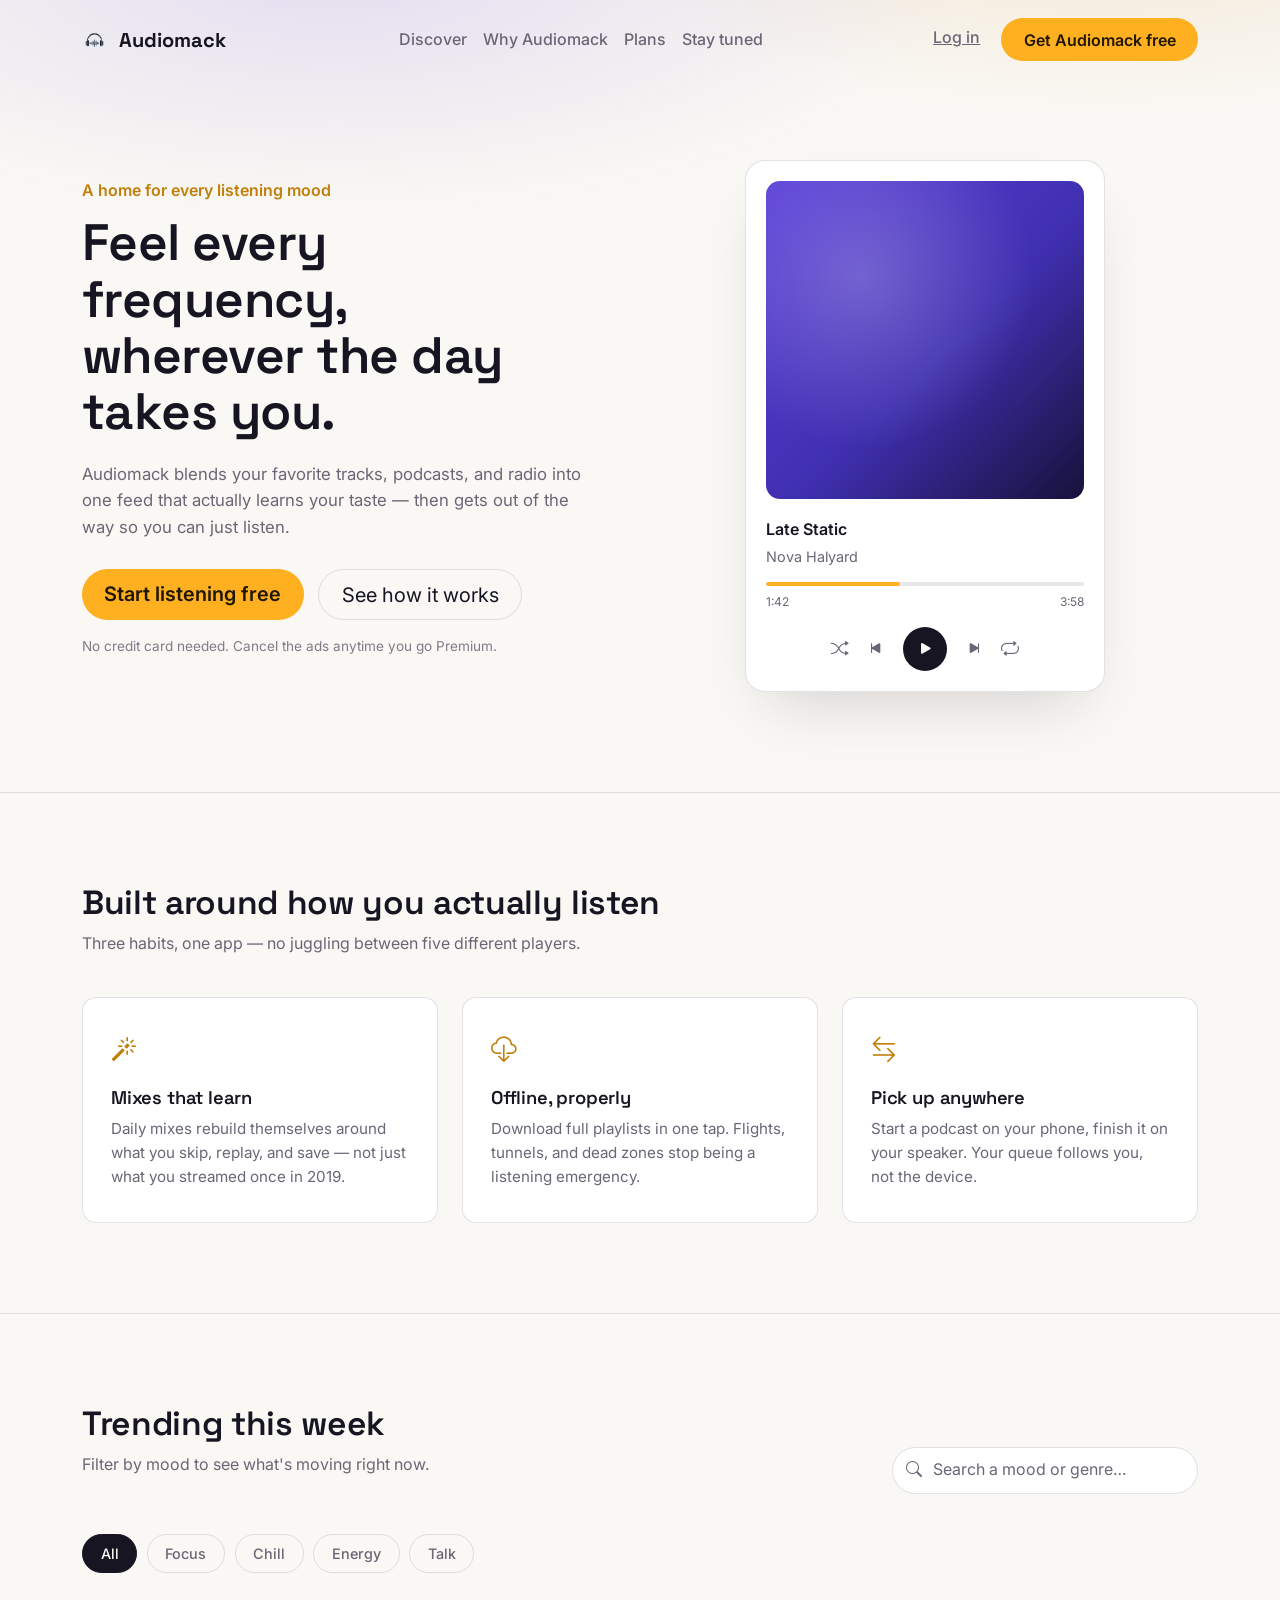
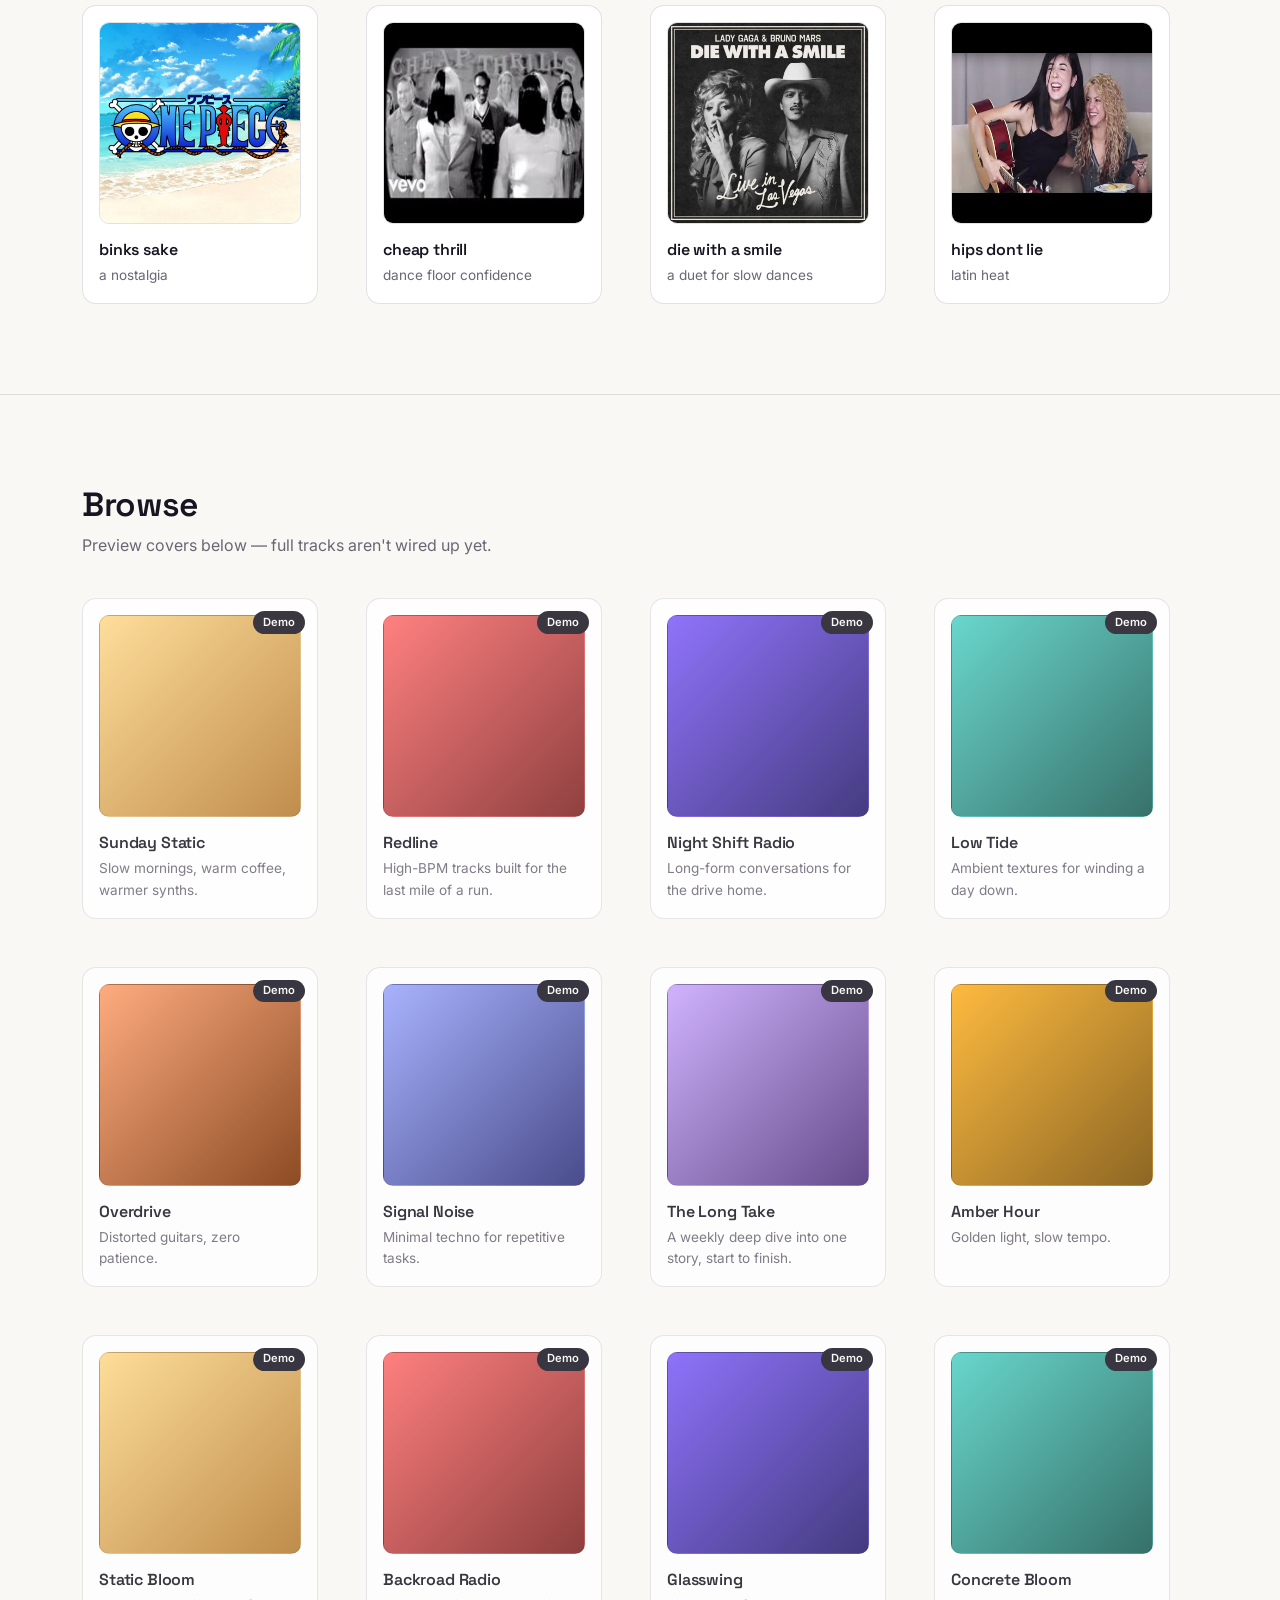
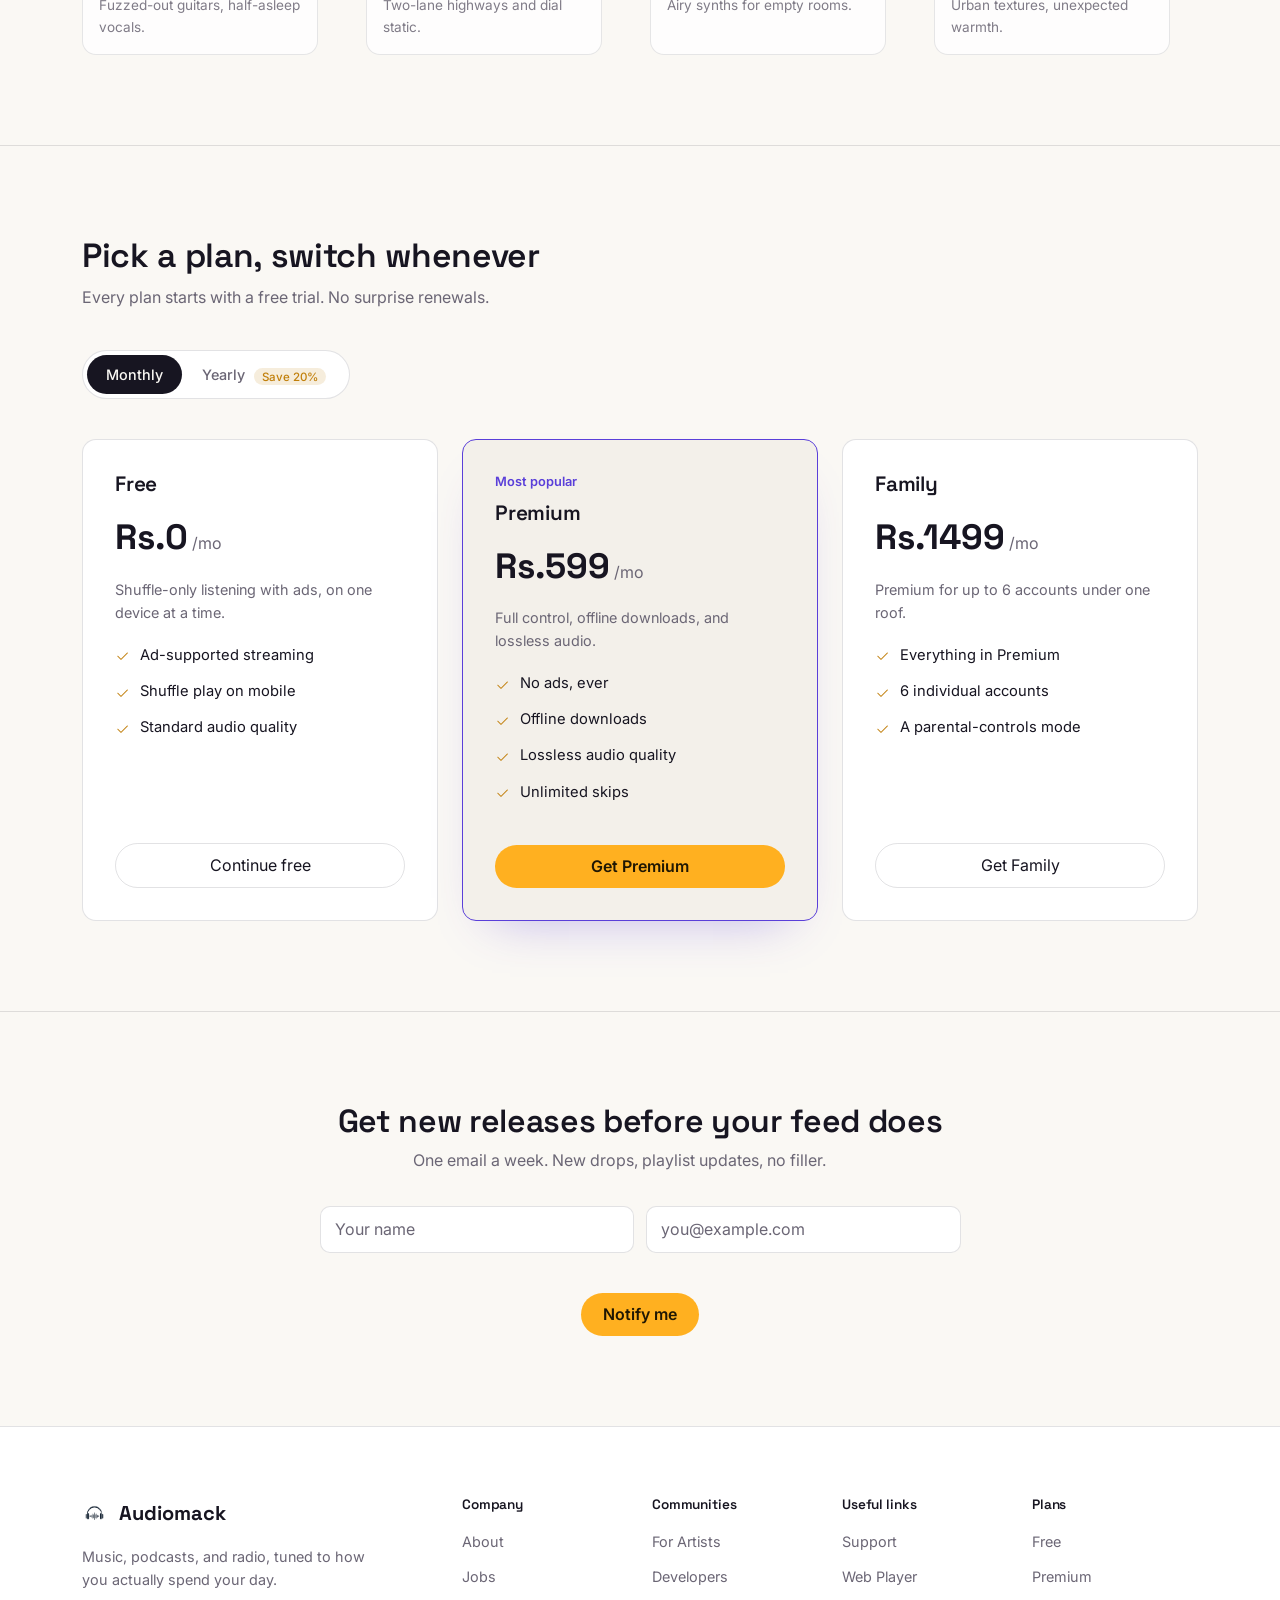
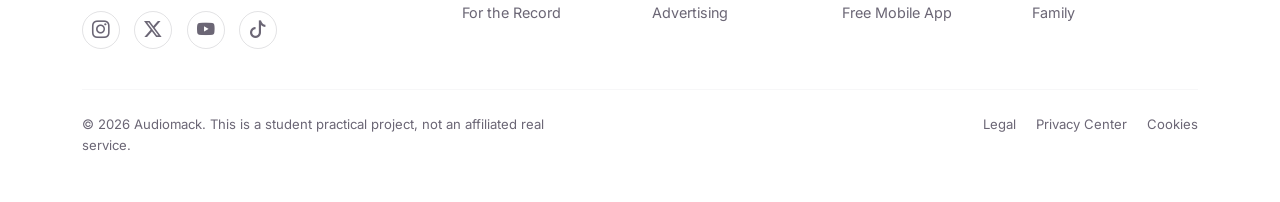
<file: index.html>
<!DOCTYPE html>
<html lang="en">

<head>
  <meta charset="UTF-8" />
  <meta name="viewport" content="width=device-width, initial-scale=1.0" />
  <title>Audiomack — Music that moves with you</title>
  <link rel="icon" href="images/1.png" type="image/png" />


  <link rel="preconnect" href="https://fonts.googleapis.com" />
  <link
    href="https://fonts.googleapis.com/css2?family=Space+Grotesk:wght@500;600;700&family=Inter:wght@400;500;600;700&display=swap"
    rel="stylesheet" />


  <link rel="stylesheet" href="https://cdn.jsdelivr.net/npm/bootstrap@5.3.3/dist/css/bootstrap.min.css" />

  <link rel="stylesheet" href="https://cdn.jsdelivr.net/npm/bootstrap-icons@1.11.3/font/bootstrap-icons.css" />


  <link rel="stylesheet" href="css/style.css" />
</head>

<body>


  <header>
    <nav class="navbar navbar-expand-lg navbar-light fixed-top" id="mainNav">
      <div class="container">
        <a class="navbar-brand" href="#top">
          <img src="images/1.png" alt="Audiomack logo" class="brand-logo" />
          Audiomack
        </a>
        <button class="navbar-toggler" type="button" data-bs-toggle="collapse" data-bs-target="#navContent"
          aria-controls="navContent" aria-expanded="false" aria-label="Toggle navigation">
          <span class="navbar-toggler-icon"></span>
        </button>

        <div class="collapse navbar-collapse" id="navContent">
          <ul class="navbar-nav mx-auto mb-2 mb-lg-0 nav-links">
            <li class="nav-item"><a class="nav-link" href="#discover">Discover</a></li>
            <li class="nav-item"><a class="nav-link" href="#features">Why Audiomack</a></li>
            <li class="nav-item"><a class="nav-link" href="#plans">Plans</a></li>
            <li class="nav-item"><a class="nav-link" href="#stay-tuned">Stay tuned</a></li>
          </ul>
          <div class="d-flex nav-actions gap-2">
            <a href="login.html" class="btn btn-link nav-login">Log in</a>
            <a href="#plans" class="btn btn-cta">Get Audiomack free</a>
          </div>
        </div>
      </div>
    </nav>
  </header>

  <main id="top">


    <section class="hero" id="hero">
      <div class="hero-glow" aria-hidden="true"></div>
      <div class="container">
        <div class="row align-items-center gy-5">
          <div class="col-lg-6">
            <p class="eyebrow-plain">A home for every listening mood</p>
            <h1 class="hero-title">Feel every frequency, wherever the day takes you.</h1>
            <p class="hero-sub">
              Audiomack blends your favorite tracks, podcasts, and radio into one feed that
              actually learns your taste — then gets out of the way so you can just listen.
            </p>
            <div class="hero-actions">
              <a href="#discover" class="btn btn-cta btn-lg">Start listening free</a>
              <a href="#discover" class="btn btn-ghost btn-lg">See how it works</a>
            </div>
            <p class="hero-note">No credit card needed. Cancel the ads anytime you go Premium.</p>
          </div>

          <div class="col-lg-6">
            <div class="player-mock" aria-hidden="true">
              <div class="player-mock-art"></div>
              <div class="player-mock-body">
                <p class="player-track">Late Static</p>
                <p class="player-artist">Nova Halyard</p>
                <div class="player-progress">
                  <div class="player-progress-fill"></div>
                </div>
                <div class="player-time">
                  <span>1:42</span><span>3:58</span>
                </div>
                <div class="player-controls">
                  <i class="bi bi-shuffle"></i>
                  <i class="bi bi-skip-start-fill"></i>
                  <span class="player-play"><i class="bi bi-play-fill"></i></span>
                  <i class="bi bi-skip-end-fill"></i>
                  <i class="bi bi-repeat"></i>
                </div>
              </div>
            </div>
          </div>
        </div>
      </div>
    </section>

    <section class="features" id="features">
      <div class="container">
        <div class="section-head">
          <h2>Built around how you actually listen</h2>
          <p>Three habits, one app — no juggling between five different players.</p>
        </div>

        <div class="row g-4">
          <div class="col-md-4">
            <div class="feature-card h-100">
              <i class="bi bi-magic feature-icon"></i>
              <h3>Mixes that learn</h3>
              <p>Daily mixes rebuild themselves around what you skip, replay, and save — not just what you streamed once
                in 2019.</p>
            </div>
          </div>
          <div class="col-md-4">
            <div class="feature-card h-100">
              <i class="bi bi-cloud-download feature-icon"></i>
              <h3>Offline, properly</h3>
              <p>Download full playlists in one tap. Flights, tunnels, and dead zones stop being a listening emergency.
              </p>
            </div>
          </div>
          <div class="col-md-4">
            <div class="feature-card h-100">
              <i class="bi bi-arrow-left-right feature-icon"></i>
              <h3>Pick up anywhere</h3>
              <p>Start a podcast on your phone, finish it on your speaker. Your queue follows you, not the device.</p>
            </div>
          </div>
        </div>
      </div>
    </section>


    <section class="discover" id="discover">
      <div class="container">
        <div class="section-head section-head-row">
          <div>
            <h2>Trending this week</h2>
            <p>Filter by mood to see what's moving right now.</p>
          </div>
          <div class="search-box">
            <i class="bi bi-search"></i>
            <input type="text" id="genreSearch" placeholder="Search a mood or genre…"
              aria-label="Search trending content">
          </div>
        </div>

        <div class="filter-pills" role="tablist" aria-label="Filter trending content by genre">
          <button class="pill active" data-filter="all" type="button">All</button>
          <button class="pill" data-filter="focus" type="button">Focus</button>
          <button class="pill" data-filter="chill" type="button">Chill</button>
          <button class="pill" data-filter="energy" type="button">Energy</button>
          <button class="pill" data-filter="talk" type="button">Talk</button>
        </div>

        <div class="row g-4" id="contentGrid">
          <div class="col-sm-6 col-lg-3 content-item" data-genre="energy">
            <a href="1.html" class="content-card-link">
              <div class="content-card">
                <img class="content-art" src="images/ONE PIECE LOGO.png" alt="binks sake cover art">
                <h4>binks sake</h4>
                <p>a nostalgia</p>
              </div>
            </a>
          </div>
          <div class="col-sm-6 col-lg-3 content-item" data-genre="energy">
            <a href="2.html" class="content-card-link">
              <div class="content-card">
                <img class="content-art" src="images/cheap thrill.png" alt="cheap thrill cover art">
                <h4>cheap thrill</h4>
                <p>dance floor confidence</p>
              </div>
            </a>
          </div>
          <div class="col-sm-6 col-lg-3 content-item" data-genre="chill">
            <a href="3.html" class="content-card-link">
              <div class="content-card">
                <img class="content-art" src="images/die with a smile.png" alt="die with a smile cover art">
                <h4>die with a smile</h4>
                <p>a duet for slow dances</p>
              </div>
            </a>
          </div>
          <div class="col-sm-6 col-lg-3 content-item" data-genre="energy">
            <a href="4.html" class="content-card-link">
              <div class="content-card">
                <img class="content-art" src="images/hips dont lie.png" alt="hips dont lie cover art">
                <h4>hips dont lie</h4>
                <p>latin heat</p>
              </div>
            </a>
          </div>
        </div>

        <p class="no-results d-none" id="noResults">Nothing matches that search yet — try a different mood.</p>

      </div>
    </section>

    <section class="discover" id="browse">
      <div class="container">
        <div class="section-head">
          <h2>Browse</h2>
          <p>Preview covers below — full tracks aren't wired up yet.</p>
        </div>

        <div class="row g-4">
          <div class="col-sm-6 col-lg-3 content-item-demo">
            <div class="content-card demo-card">
              <span class="demo-badge">Demo</span>
              <div class="content-art art-2"></div>
              <h4>Sunday Static</h4>
              <p>Slow mornings, warm coffee, warmer synths.</p>
            </div>
          </div>
          <div class="col-sm-6 col-lg-3 content-item-demo">
            <div class="content-card demo-card">
              <span class="demo-badge">Demo</span>
              <div class="content-art art-3"></div>
              <h4>Redline</h4>
              <p>High-BPM tracks built for the last mile of a run.</p>
            </div>
          </div>
          <div class="col-sm-6 col-lg-3 content-item-demo">
            <div class="content-card demo-card">
              <span class="demo-badge">Demo</span>
              <div class="content-art art-4"></div>
              <h4>Night Shift Radio</h4>
              <p>Long-form conversations for the drive home.</p>
            </div>
          </div>
          <div class="col-sm-6 col-lg-3 content-item-demo">
            <div class="content-card demo-card">
              <span class="demo-badge">Demo</span>
              <div class="content-art art-5"></div>
              <h4>Low Tide</h4>
              <p>Ambient textures for winding a day down.</p>
            </div>
          </div>
          <div class="col-sm-6 col-lg-3 content-item-demo">
            <div class="content-card demo-card">
              <span class="demo-badge">Demo</span>
              <div class="content-art art-6"></div>
              <h4>Overdrive</h4>
              <p>Distorted guitars, zero patience.</p>
            </div>
          </div>
          <div class="col-sm-6 col-lg-3 content-item-demo">
            <div class="content-card demo-card">
              <span class="demo-badge">Demo</span>
              <div class="content-art art-7"></div>
              <h4>Signal Noise</h4>
              <p>Minimal techno for repetitive tasks.</p>
            </div>
          </div>
          <div class="col-sm-6 col-lg-3 content-item-demo">
            <div class="content-card demo-card">
              <span class="demo-badge">Demo</span>
              <div class="content-art art-8"></div>
              <h4>The Long Take</h4>
              <p>A weekly deep dive into one story, start to finish.</p>
            </div>
          </div>
          <div class="col-sm-6 col-lg-3 content-item-demo">
            <div class="content-card demo-card">
              <span class="demo-badge">Demo</span>
              <div class="content-art art-1"></div>
              <h4>Amber Hour</h4>
              <p>Golden light, slow tempo.</p>
            </div>
          </div>
          <div class="col-sm-6 col-lg-3 content-item-demo">
            <div class="content-card demo-card">
              <span class="demo-badge">Demo</span>
              <div class="content-art art-2"></div>
              <h4>Static Bloom</h4>
              <p>Fuzzed-out guitars, half-asleep vocals.</p>
            </div>
          </div>
          <div class="col-sm-6 col-lg-3 content-item-demo">
            <div class="content-card demo-card">
              <span class="demo-badge">Demo</span>
              <div class="content-art art-3"></div>
              <h4>Backroad Radio</h4>
              <p>Two-lane highways and dial static.</p>
            </div>
          </div>
          <div class="col-sm-6 col-lg-3 content-item-demo">
            <div class="content-card demo-card">
              <span class="demo-badge">Demo</span>
              <div class="content-art art-4"></div>
              <h4>Glasswing</h4>
              <p>Airy synths for empty rooms.</p>
            </div>
          </div>
          <div class="col-sm-6 col-lg-3 content-item-demo">
            <div class="content-card demo-card">
              <span class="demo-badge">Demo</span>
              <div class="content-art art-5"></div>
              <h4>Concrete Bloom</h4>
              <p>Urban textures, unexpected warmth.</p>
            </div>
          </div>
        </div>
      </div>
    </section>


    <section class="plans" id="plans">
      <div class="container">
        <div class="section-head">
          <h2>Pick a plan, switch whenever</h2>
          <p>Every plan starts with a free trial. No surprise renewals.</p>
        </div>

        <div class="billing-toggle" role="tablist" aria-label="Billing period">
          <button class="toggle-pill active" data-billing="monthly" type="button">Monthly</button>
          <button class="toggle-pill" data-billing="yearly" type="button">Yearly <span class="save-badge">Save
              20%</span></button>
        </div>

        <div class="row g-4 justify-content-center">
          <div class="col-md-4">
            <div class="plan-card h-100">
              <h3>Free</h3>
              <p class="plan-price"><span class="amount">Rs.0</span><span class="period">/mo</span></p>
              <p class="plan-desc">Shuffle-only listening with ads, on one device at a time.</p>
              <ul class="plan-list">
                <li><i class="bi bi-check2"></i> Ad-supported streaming</li>
                <li><i class="bi bi-check2"></i> Shuffle play on mobile</li>
                <li><i class="bi bi-check2"></i> Standard audio quality</li>
              </ul>
              <a href="#" class="btn btn-ghost w-100">Continue free</a>
            </div>
          </div>
          <div class="col-md-4">
            <div class="plan-card plan-featured h-100">
              <p class="plan-tag">Most popular</p>
              <h3>Premium</h3>
              <p class="plan-price"><span class="amount" data-monthly="Rs.599" data-yearly="Rs.399">Rs.599</span><span
                  class="period">/mo</span></p>
              <p class="plan-desc">Full control, offline downloads, and lossless audio.</p>
              <ul class="plan-list">
                <li><i class="bi bi-check2"></i> No ads, ever</li>
                <li><i class="bi bi-check2"></i> Offline downloads</li>
                <li><i class="bi bi-check2"></i> Lossless audio quality</li>
                <li><i class="bi bi-check2"></i> Unlimited skips</li>
              </ul>
              <a href="#stay-tuned" class="btn btn-cta w-100">Get Premium</a>
            </div>
          </div>
          <div class="col-md-4">
            <div class="plan-card h-100">
              <h3>Family</h3>
              <p class="plan-price"><span class="amount" data-monthly="Rs.1499" data-yearly="Rs.1199">Rs.1499</span><span
                  class="period">/mo</span></p>
              <p class="plan-desc">Premium for up to 6 accounts under one roof.</p>
              <ul class="plan-list">
                <li><i class="bi bi-check2"></i> Everything in Premium</li>
                <li><i class="bi bi-check2"></i> 6 individual accounts</li>
                <li><i class="bi bi-check2"></i> A parental-controls mode</li>
              </ul>
              <a href="#stay-tuned" class="btn btn-ghost w-100">Get Family</a>
            </div>
          </div>
        </div>
      </div>
    </section>


    <section class="signup" id="stay-tuned">
      <div class="container">
        <div class="row justify-content-center">
          <div class="col-lg-7 text-center">
            <h2>Get new releases before your feed does</h2>
            <p>One email a week. New drops, playlist updates, no filler.</p>

            <form id="newsletterForm" class="signup-form" novalidate>
              <div class="signup-fields">
                <div class="field-group">
                  <input type="text" id="fullName" class="form-control" placeholder="Your name" autocomplete="name">
                  <span class="field-error" id="nameError"></span>
                </div>
                <div class="field-group">
                  <input type="email" id="emailAddress" class="form-control" placeholder="you@example.com"
                    autocomplete="email">
                  <span class="field-error" id="emailError"></span>
                </div>
              </div>
              <button type="submit" class="btn btn-cta">Notify me</button>
              <p class="signup-success d-none" id="signupSuccess">
                <i class="bi bi-check-circle-fill"></i> You're on the list — welcome to Audiomack.
              </p>
            </form>
          </div>
        </div>
      </div>
    </section>

  </main>


  <footer class="site-footer">
    <div class="container">
      <div class="row gy-4">
        <div class="col-lg-4">
          <a class="navbar-brand" href="#top">
            <img src="images/1.png" alt="Audiomack logo" class="brand-logo" />
            Audiomack
          </a>
          <p class="footer-blurb">Music, podcasts, and radio, tuned to how you actually spend your day.</p>
          <div class="social-icons">
            <a href="#" aria-label="Audiomack on Instagram"><i class="bi bi-instagram"></i></a>
            <a href="#" aria-label="Audiomack on X"><i class="bi bi-twitter-x"></i></a>
            <a href="#" aria-label="Audiomack on YouTube"><i class="bi bi-youtube"></i></a>
            <a href="#" aria-label="Audiomack on TikTok"><i class="bi bi-tiktok"></i></a>
          </div>
        </div>

        <div class="col-6 col-lg-2">
          <h5>Company</h5>
          <ul class="footer-links">
            <li><a href="#">About</a></li>
            <li><a href="#">Jobs</a></li>
            <li><a href="#">For the Record</a></li>
          </ul>
        </div>
        <div class="col-6 col-lg-2">
          <h5>Communities</h5>
          <ul class="footer-links">
            <li><a href="#">For Artists</a></li>
            <li><a href="#">Developers</a></li>
            <li><a href="#">Advertising</a></li>
          </ul>
        </div>
        <div class="col-6 col-lg-2">
          <h5>Useful links</h5>
          <ul class="footer-links">
            <li><a href="#">Support</a></li>
            <li><a href="#">Web Player</a></li>
            <li><a href="#">Free Mobile App</a></li>
          </ul>
        </div>
        <div class="col-6 col-lg-2">
          <h5>Plans</h5>
          <ul class="footer-links">
            <li><a href="#plans">Free</a></li>
            <li><a href="#plans">Premium</a></li>
            <li><a href="#plans">Family</a></li>
          </ul>
        </div>
      </div>

      <hr class="footer-rule">

      <div class="footer-bottom">
        <p>&copy; <span id="year"></span> Audiomack. This is a student practical project, not an affiliated real
          service.</p>
        <ul class="footer-legal">
          <li><a href="#">Legal</a></li>
          <li><a href="#">Privacy Center</a></li>
          <li><a href="#">Cookies</a></li>
        </ul>
      </div>
    </div>
  </footer>


  <script src="https://code.jquery.com/jquery-3.7.1.min.js"></script>

  <script src="https://cdn.jsdelivr.net/npm/bootstrap@5.3.3/dist/js/bootstrap.bundle.min.js"></script>

  <script src="js/script.js"></script>
</body>

</html>
</file>
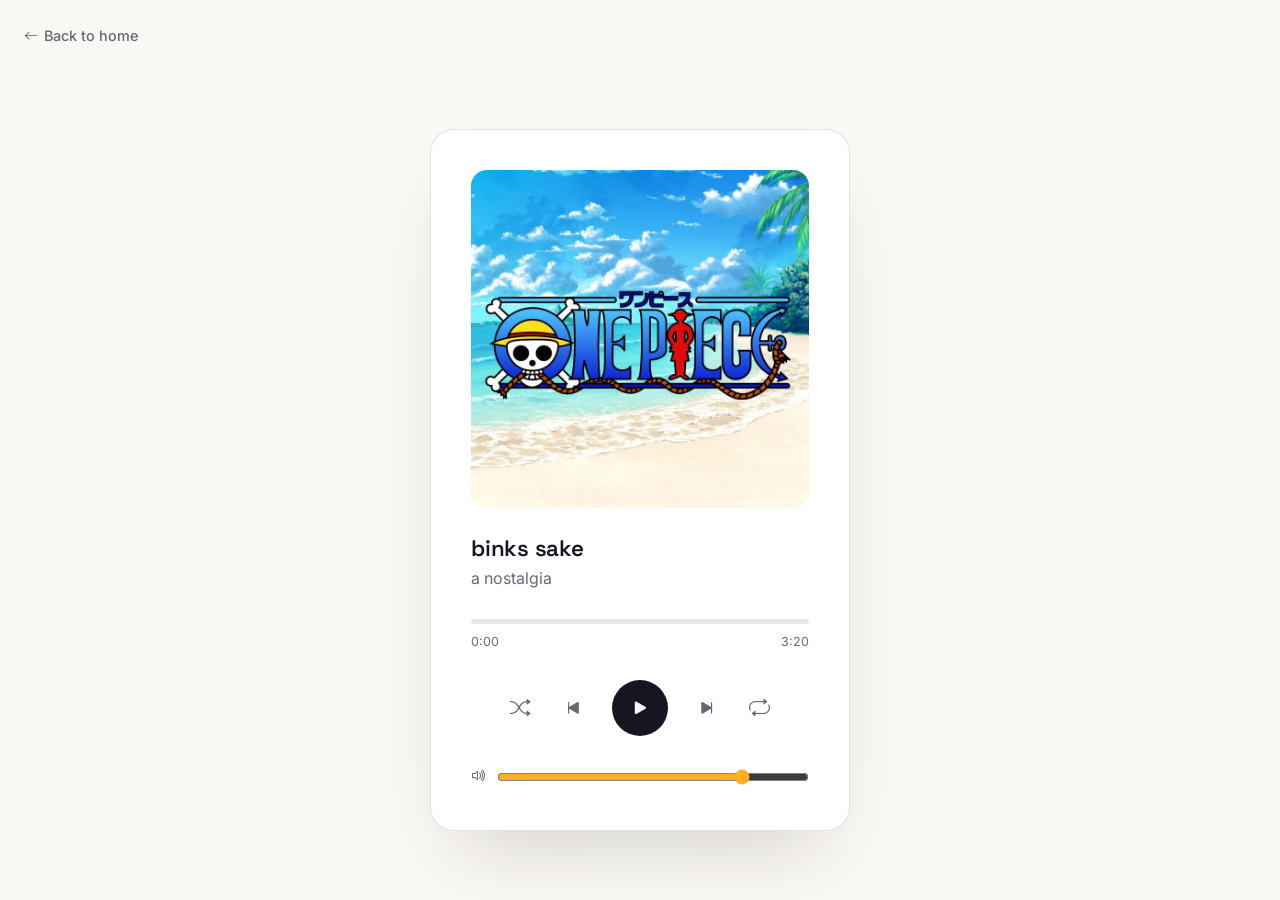
<file: 1.html>
<!DOCTYPE html>
<html lang="en">
<head>
  <meta charset="UTF-8" />
  <meta name="viewport" content="width=device-width, initial-scale=1.0" />
  <title>Now Playing — Audiomack</title>
  <link rel="icon" href="images/1.png" type="image/png" />

  <link rel="preconnect" href="https://fonts.googleapis.com" />
  <link href="https://fonts.googleapis.com/css2?family=Space+Grotesk:wght@500;600;700&family=Inter:wght@400;500;600;700&display=swap" rel="stylesheet" />

  <link rel="stylesheet" href="https://cdn.jsdelivr.net/npm/bootstrap@5.3.3/dist/css/bootstrap.min.css" />
  <link rel="stylesheet" href="https://cdn.jsdelivr.net/npm/bootstrap-icons@1.11.3/font/bootstrap-icons.css" />
  <link rel="stylesheet" href="css/style.css" />
</head>
<body>



  <a href="index.html" class="auth-back"><i class="bi bi-arrow-left"></i>Back to home</a>

  <main class="now-playing">
    <div class="now-playing-card">

      <div class="now-playing-art">
        
        <img src="images/ONE PIECE LOGO.png" alt="Track artwork" onerror="this.style.display='none'; this.nextElementSibling.style.display='block';" />
      </div>

      <h1 class="now-playing-title" id="trackTitle">binks sake</h1>
      <p class="now-playing-artist" id="trackArtist">a nostalgia</p>

      <audio id="playerAudio" preload="metadata">
        <source src="audio/binks sake.mp3" type="audio/mpeg">
        Your browser doesn't support the audio element.
      </audio>

      <div class="now-playing-progress" id="progressBar">
        <div class="now-playing-progress-fill" id="progressFill"></div>
      </div>
      <div class="now-playing-time">
        <span id="currentTime">0:00</span>
        <span id="duration">0:00</span>
      </div>

      <div class="now-playing-controls">
        <button class="np-btn" id="shuffleBtn" type="button" aria-label="Shuffle" aria-pressed="false">
          <i class="bi bi-shuffle"></i>
        </button>
        <button class="np-btn" id="prevBtn" type="button" aria-label="Previous track">
          <i class="bi bi-skip-start-fill"></i>
        </button>
        <button class="np-btn" id="playPauseBtn" type="button" aria-label="Play">
          <i class="bi bi-play-fill" id="playPauseIcon"></i>
        </button>
        <button class="np-btn" id="nextBtn" type="button" aria-label="Next track">
          <i class="bi bi-skip-end-fill"></i>
        </button>
        <button class="np-btn" id="repeatBtn" type="button" aria-label="Repeat" aria-pressed="false">
          <i class="bi bi-repeat"></i>
        </button>
      </div>

      <div class="now-playing-volume">
        <i class="bi bi-volume-up" id="volumeIcon"></i>
        <input type="range" id="volumeSlider" min="0" max="100" value="80" aria-label="Volume">
      </div>

    </div>
  </main>

  <script src="https://code.jquery.com/jquery-3.7.1.min.js"></script>
  <script src="https://cdn.jsdelivr.net/npm/bootstrap@5.3.3/dist/js/bootstrap.bundle.min.js"></script>
  <script src="js/script.js"></script>
</body>
</html>
</file>
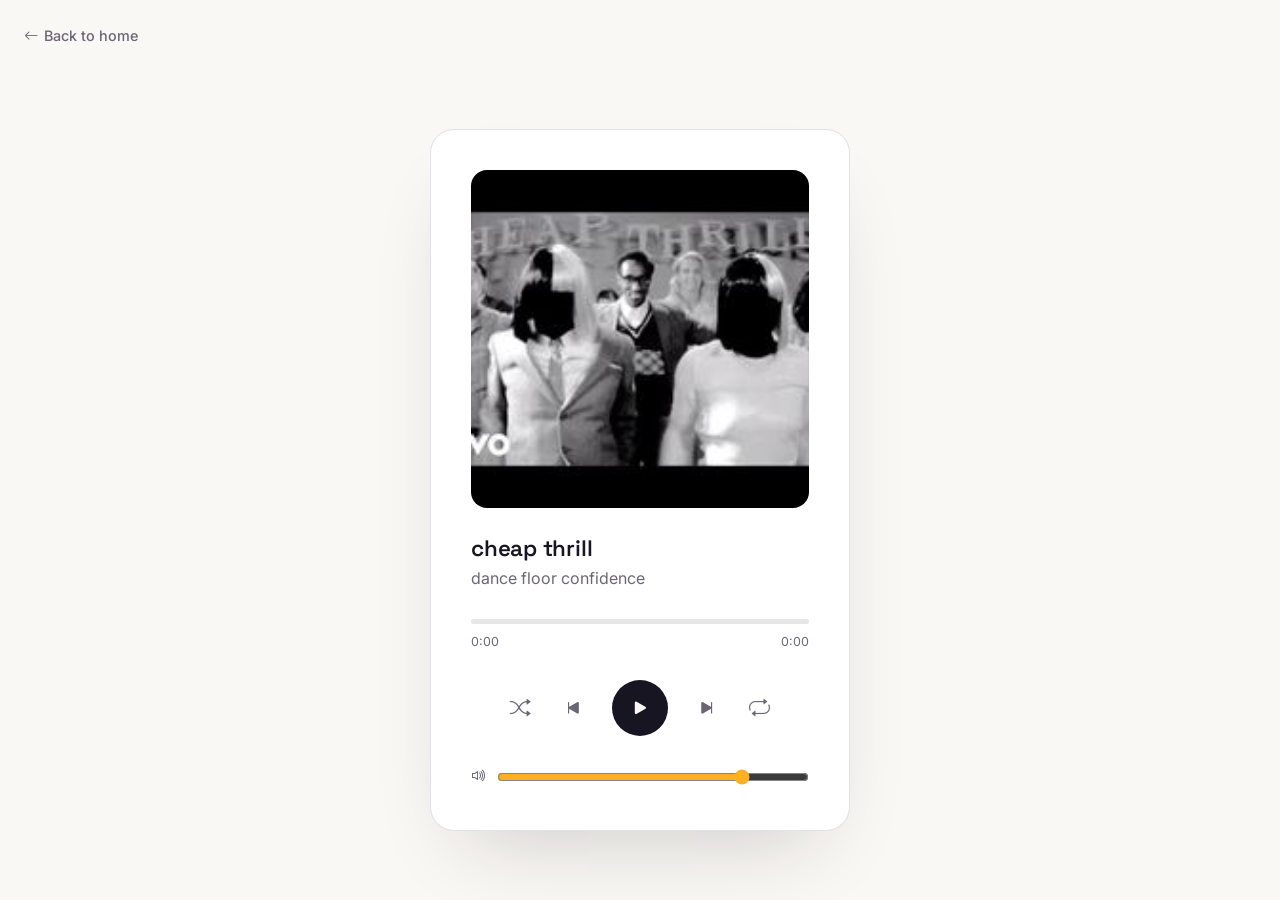
<file: 2.html>
<!DOCTYPE html>
<html lang="en">
<head>
  <meta charset="UTF-8" />
  <meta name="viewport" content="width=device-width, initial-scale=1.0" />
  <title>Now Playing — Audiomack</title>
  <link rel="icon" href="images/1.png" type="image/png" />

  <link rel="preconnect" href="https://fonts.googleapis.com" />
  <link href="https://fonts.googleapis.com/css2?family=Space+Grotesk:wght@500;600;700&family=Inter:wght@400;500;600;700&display=swap" rel="stylesheet" />

  <link rel="stylesheet" href="https://cdn.jsdelivr.net/npm/bootstrap@5.3.3/dist/css/bootstrap.min.css" />
  <link rel="stylesheet" href="https://cdn.jsdelivr.net/npm/bootstrap-icons@1.11.3/font/bootstrap-icons.css" />
  <link rel="stylesheet" href="css/style.css" />
</head>
<body>



  <a href="index.html" class="auth-back"><i class="bi bi-arrow-left"></i>Back to home</a>

  <main class="now-playing">
    <div class="now-playing-card">

      <div class="now-playing-art">
        
        <img src="images/cheap thrill.png" alt="Track artwork" onerror="this.style.display='none'; this.nextElementSibling.style.display='block';" />
      </div>

      <h1 class="now-playing-title" id="trackTitle">cheap thrill</h1>
      <p class="now-playing-artist" id="trackArtist">dance floor confidence</p>

      <audio id="playerAudio" preload="metadata">
        <source src="audio/cheap thrill.mp3" type="audio/mpeg">
        Your browser doesn't support the audio element.
      </audio>

      <div class="now-playing-progress" id="progressBar">
        <div class="now-playing-progress-fill" id="progressFill"></div>
      </div>
      <div class="now-playing-time">
        <span id="currentTime">0:00</span>
        <span id="duration">0:00</span>
      </div>

      <div class="now-playing-controls">
        <button class="np-btn" id="shuffleBtn" type="button" aria-label="Shuffle" aria-pressed="false">
          <i class="bi bi-shuffle"></i>
        </button>
        <button class="np-btn" id="prevBtn" type="button" aria-label="Previous track">
          <i class="bi bi-skip-start-fill"></i>
        </button>
        <button class="np-btn" id="playPauseBtn" type="button" aria-label="Play">
          <i class="bi bi-play-fill" id="playPauseIcon"></i>
        </button>
        <button class="np-btn" id="nextBtn" type="button" aria-label="Next track">
          <i class="bi bi-skip-end-fill"></i>
        </button>
        <button class="np-btn" id="repeatBtn" type="button" aria-label="Repeat" aria-pressed="false">
          <i class="bi bi-repeat"></i>
        </button>
      </div>

      <div class="now-playing-volume">
        <i class="bi bi-volume-up" id="volumeIcon"></i>
        <input type="range" id="volumeSlider" min="0" max="100" value="80" aria-label="Volume">
      </div>

    </div>
  </main>

  <script src="https://code.jquery.com/jquery-3.7.1.min.js"></script>
  <script src="https://cdn.jsdelivr.net/npm/bootstrap@5.3.3/dist/js/bootstrap.bundle.min.js"></script>
  <script src="js/script.js"></script>
</body>
</html>
</file>
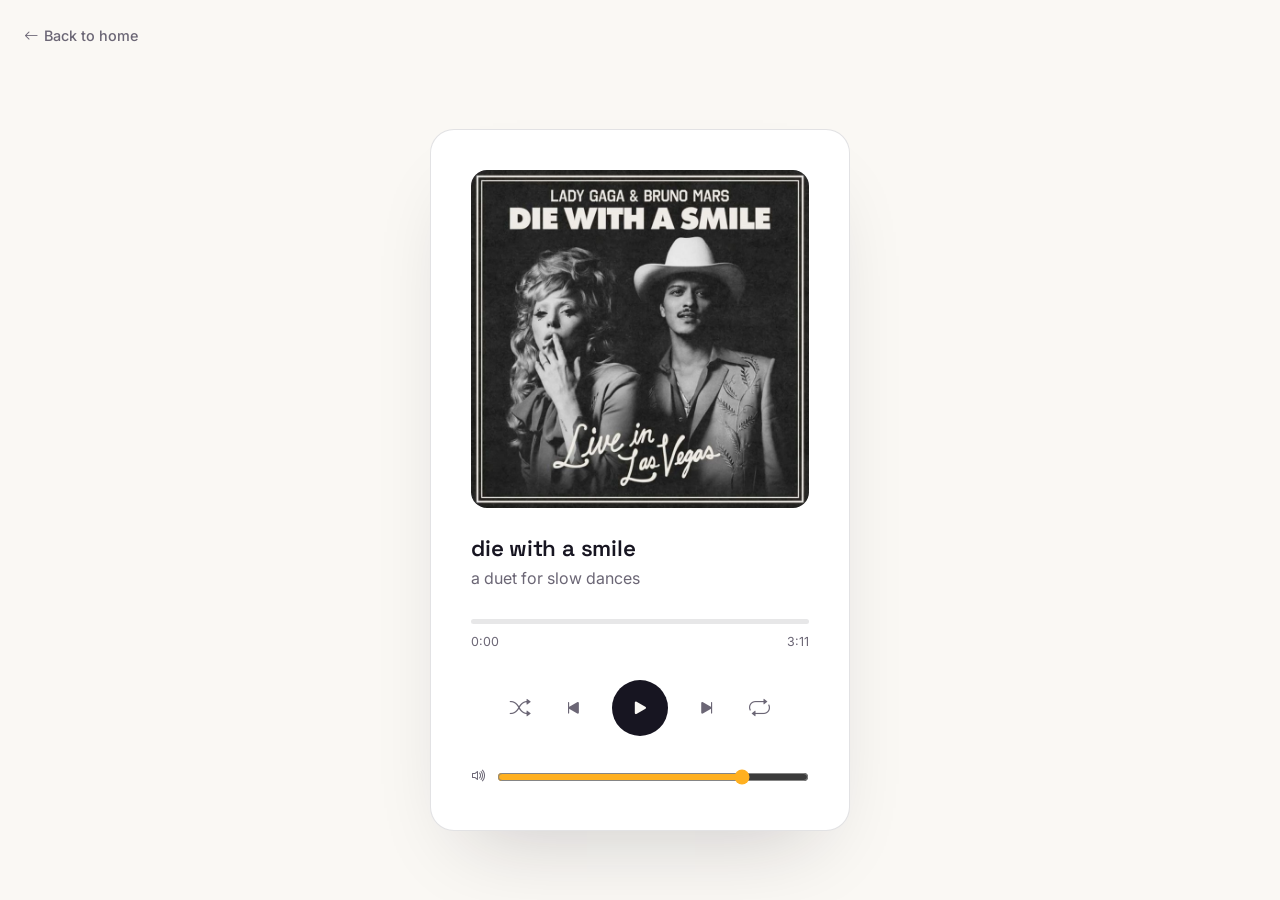
<file: 3.html>
<!DOCTYPE html>
<html lang="en">
<head>
  <meta charset="UTF-8" />
  <meta name="viewport" content="width=device-width, initial-scale=1.0" />
  <title>Now Playing — Audiomack</title>
  <link rel="icon" href="images/1.png" type="image/png" />

  <link rel="preconnect" href="https://fonts.googleapis.com" />
  <link href="https://fonts.googleapis.com/css2?family=Space+Grotesk:wght@500;600;700&family=Inter:wght@400;500;600;700&display=swap" rel="stylesheet" />

  <link rel="stylesheet" href="https://cdn.jsdelivr.net/npm/bootstrap@5.3.3/dist/css/bootstrap.min.css" />
  <link rel="stylesheet" href="https://cdn.jsdelivr.net/npm/bootstrap-icons@1.11.3/font/bootstrap-icons.css" />
  <link rel="stylesheet" href="css/style.css" />
</head>
<body>



  <a href="index.html" class="auth-back"><i class="bi bi-arrow-left"></i>Back to home</a>

  <main class="now-playing">
    <div class="now-playing-card">

      <div class="now-playing-art">
        
        <img src="images/die with a smile.png" alt="Track artwork" onerror="this.style.display='none'; this.nextElementSibling.style.display='block';" />
      </div>

      <h1 class="now-playing-title" id="trackTitle">die with a smile</h1>
      <p class="now-playing-artist" id="trackArtist">a duet for slow dances</p>

      <audio id="playerAudio" preload="metadata">
        <source src="audio/die with a smile.mp3" type="audio/mpeg">
        Your browser doesn't support the audio element.
      </audio>

      <div class="now-playing-progress" id="progressBar">
        <div class="now-playing-progress-fill" id="progressFill"></div>
      </div>
      <div class="now-playing-time">
        <span id="currentTime">0:00</span>
        <span id="duration">0:00</span>
      </div>

      <div class="now-playing-controls">
        <button class="np-btn" id="shuffleBtn" type="button" aria-label="Shuffle" aria-pressed="false">
          <i class="bi bi-shuffle"></i>
        </button>
        <button class="np-btn" id="prevBtn" type="button" aria-label="Previous track">
          <i class="bi bi-skip-start-fill"></i>
        </button>
        <button class="np-btn" id="playPauseBtn" type="button" aria-label="Play">
          <i class="bi bi-play-fill" id="playPauseIcon"></i>
        </button>
        <button class="np-btn" id="nextBtn" type="button" aria-label="Next track">
          <i class="bi bi-skip-end-fill"></i>
        </button>
        <button class="np-btn" id="repeatBtn" type="button" aria-label="Repeat" aria-pressed="false">
          <i class="bi bi-repeat"></i>
        </button>
      </div>

      <div class="now-playing-volume">
        <i class="bi bi-volume-up" id="volumeIcon"></i>
        <input type="range" id="volumeSlider" min="0" max="100" value="80" aria-label="Volume">
      </div>

    </div>
  </main>

  <script src="https://code.jquery.com/jquery-3.7.1.min.js"></script>
  <script src="https://cdn.jsdelivr.net/npm/bootstrap@5.3.3/dist/js/bootstrap.bundle.min.js"></script>
  <script src="js/script.js"></script>
</body>
</html>
</file>
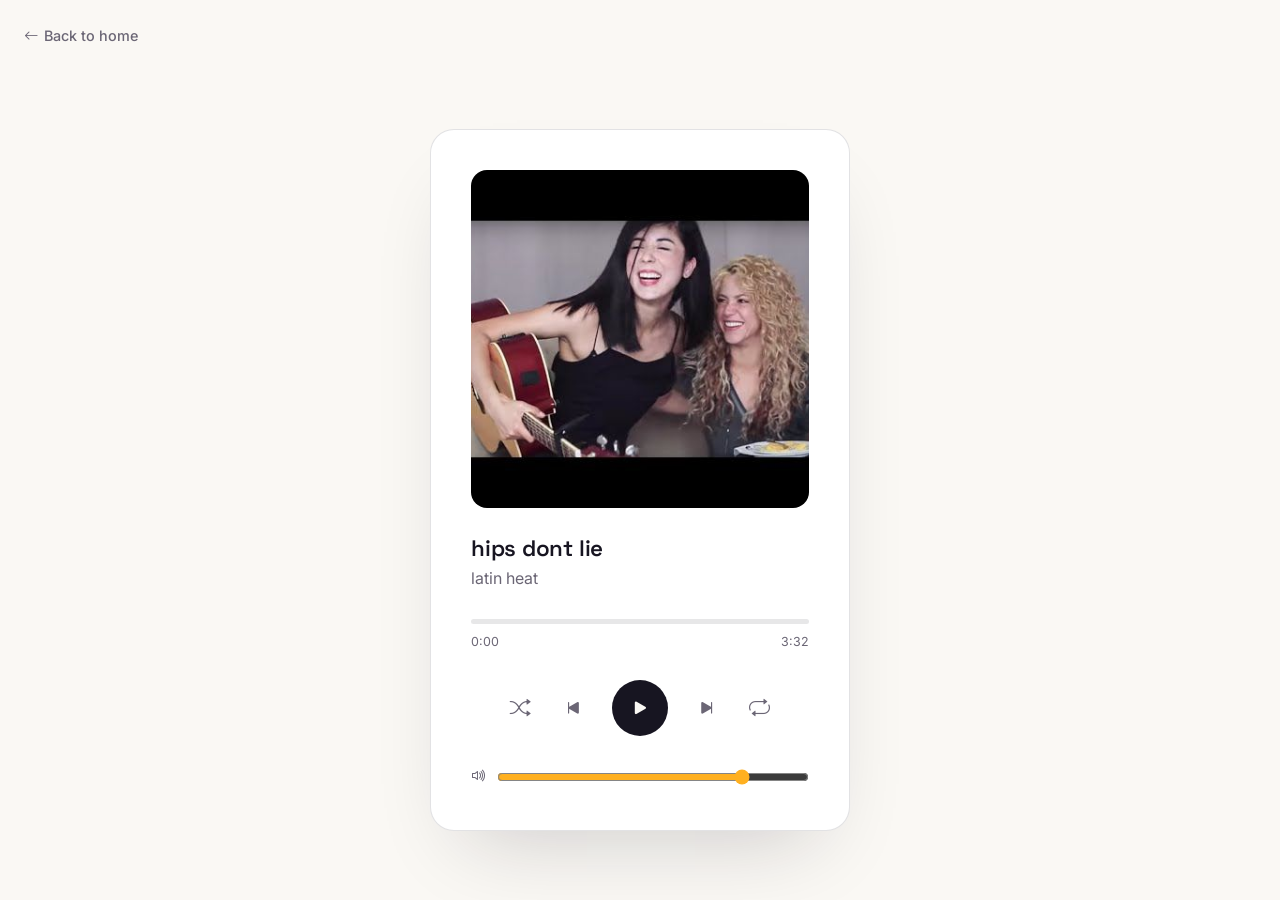
<file: 4.html>
<!DOCTYPE html>
<html lang="en">
<head>
  <meta charset="UTF-8" />
  <meta name="viewport" content="width=device-width, initial-scale=1.0" />
  <title>Now Playing — Audiomack</title>
  <link rel="icon" href="images/1.png" type="image/png" />

  <link rel="preconnect" href="https://fonts.googleapis.com" />
  <link href="https://fonts.googleapis.com/css2?family=Space+Grotesk:wght@500;600;700&family=Inter:wght@400;500;600;700&display=swap" rel="stylesheet" />

  <link rel="stylesheet" href="https://cdn.jsdelivr.net/npm/bootstrap@5.3.3/dist/css/bootstrap.min.css" />
  <link rel="stylesheet" href="https://cdn.jsdelivr.net/npm/bootstrap-icons@1.11.3/font/bootstrap-icons.css" />
  <link rel="stylesheet" href="css/style.css" />
</head>
<body>



  <a href="index.html" class="auth-back"><i class="bi bi-arrow-left"></i>Back to home</a>

  <main class="now-playing">
    <div class="now-playing-card">

      <div class="now-playing-art">
        
        <img src="images/hips dont lie.png" alt="Track artwork" onerror="this.style.display='none'; this.nextElementSibling.style.display='block';" />
      </div>

      <h1 class="now-playing-title" id="trackTitle">hips dont lie</h1>
      <p class="now-playing-artist" id="trackArtist">latin heat</p>

      <audio id="playerAudio" preload="metadata">
        <source src="audio/hips dont lie.mp3" type="audio/mpeg">
        Your browser doesn't support the audio element.
      </audio>

      <div class="now-playing-progress" id="progressBar">
        <div class="now-playing-progress-fill" id="progressFill"></div>
      </div>
      <div class="now-playing-time">
        <span id="currentTime">0:00</span>
        <span id="duration">0:00</span>
      </div>

      <div class="now-playing-controls">
        <button class="np-btn" id="shuffleBtn" type="button" aria-label="Shuffle" aria-pressed="false">
          <i class="bi bi-shuffle"></i>
        </button>
        <button class="np-btn" id="prevBtn" type="button" aria-label="Previous track">
          <i class="bi bi-skip-start-fill"></i>
        </button>
        <button class="np-btn" id="playPauseBtn" type="button" aria-label="Play">
          <i class="bi bi-play-fill" id="playPauseIcon"></i>
        </button>
        <button class="np-btn" id="nextBtn" type="button" aria-label="Next track">
          <i class="bi bi-skip-end-fill"></i>
        </button>
        <button class="np-btn" id="repeatBtn" type="button" aria-label="Repeat" aria-pressed="false">
          <i class="bi bi-repeat"></i>
        </button>
      </div>

      <div class="now-playing-volume">
        <i class="bi bi-volume-up" id="volumeIcon"></i>
        <input type="range" id="volumeSlider" min="0" max="100" value="80" aria-label="Volume">
      </div>

    </div>
  </main>

  <script src="https://code.jquery.com/jquery-3.7.1.min.js"></script>
  <script src="https://cdn.jsdelivr.net/npm/bootstrap@5.3.3/dist/js/bootstrap.bundle.min.js"></script>
  <script src="js/script.js"></script>
</body>
</html>
</file>
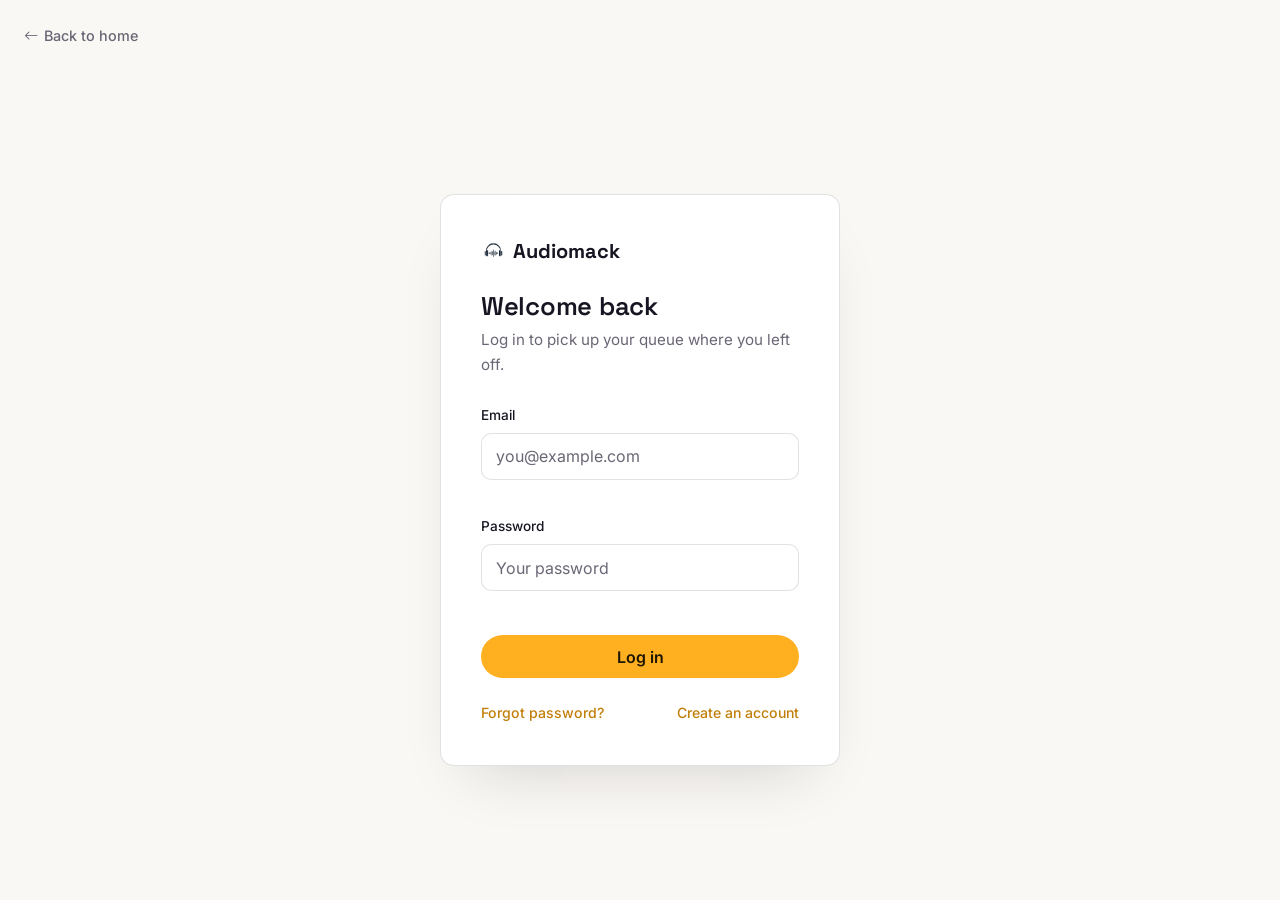
<file: login.html>
<!DOCTYPE html>
<html lang="en">
<head>
  <meta charset="UTF-8" />
  <meta name="viewport" content="width=device-width, initial-scale=1.0" />
  <title>Log in — Audiomack</title>
  <link rel="icon" href="images/1.png" type="image/png" />

  <link rel="preconnect" href="https://fonts.googleapis.com" />
  <link href="https://fonts.googleapis.com/css2?family=Space+Grotesk:wght@500;600;700&family=Inter:wght@400;500;600;700&display=swap" rel="stylesheet" />

  <link rel="stylesheet" href="https://cdn.jsdelivr.net/npm/bootstrap@5.3.3/dist/css/bootstrap.min.css" />
  <link rel="stylesheet" href="https://cdn.jsdelivr.net/npm/bootstrap-icons@1.11.3/font/bootstrap-icons.css" />
  <link rel="stylesheet" href="css/style.css" />
</head>
<body>

  <a href="index.html" class="auth-back"><i class="bi bi-arrow-left"></i>Back to home</a>

  <main class="auth-page">
    <div class="auth-card">
      <a class="navbar-brand" href="index.html">
        <img src="images/1.png" alt="Audiomack logo" class="brand-logo" />
        Audiomack
      </a>

      <h1>Welcome back</h1>
      <p>Log in to pick up your queue where you left off.</p>

      <form id="loginForm" class="auth-form" novalidate>
        <div class="field-group">
          <label for="loginEmail">Email</label>
          <input type="email" id="loginEmail" class="form-control" placeholder="you@example.com" autocomplete="email">
          <span class="field-error" id="loginEmailError"></span>
        </div>

        <div class="field-group">
          <label for="loginPassword">Password</label>
          <input type="password" id="loginPassword" class="form-control" placeholder="Your password" autocomplete="current-password">
          <span class="field-error" id="loginPasswordError"></span>
        </div>

        <button type="submit" class="btn btn-cta auth-submit">Log in</button>

        <p class="signup-success d-none" id="loginSuccess">
          <i class="bi bi-check-circle-fill"></i> Logged in — taking you to your library.
        </p>
      </form>

      <div class="auth-links">
        <a href="#">Forgot password?</a>
        <a href="index.html#stay-tuned">Create an account</a>
      </div>
    </div>
  </main>

  <script src="https://code.jquery.com/jquery-3.7.1.min.js"></script>
  <script src="https://cdn.jsdelivr.net/npm/bootstrap@5.3.3/dist/js/bootstrap.bundle.min.js"></script>
  <script src="js/script.js"></script>
</body>
</html>
</file>
<file: css/style.css>
/* =========================================================
   Audiomack (practical clone) — custom styles
   LIGHT THEME tokens:
   background #FAF8F4, surface #FFFFFF, surface-2 #F3F0EA,
   amber #C17F0A, violet #5A3FD9, text #171521, muted #6B6675
   Fonts: Space Grotesk (display), Inter (body)
   ========================================================= */

:root {
  --bg: #FAF8F4;
  --surface: #FFFFFF;
  --surface-2: #F3F0EA;
  --amber: #C17F0A;
  --amber-bg: #FFB020;
  --violet: #5A3FD9;
  --text: #171521;
  --muted: #6B6675;
  --border: rgba(23, 21, 33, 0.12);
  --success: #0F8A72;
  --error: #D64545;
  --radius: 14px;
  --font-display: "Space Grotesk", "Inter", sans-serif;
  --font-body: "Inter", sans-serif;
}

* {
  box-sizing: border-box;
}

html {
  scroll-behavior: smooth;
}

body {
  background: var(--bg);
  color: var(--text);
  font-family: var(--font-body);
  line-height: 1.6;
}

h1, h2, h3, h4, h5 {
  font-family: var(--font-display);
  font-weight: 600;
  letter-spacing: -0.01em;
  color: var(--text);
}

p {
  color: var(--muted);
  max-width: 60ch;
}

a {
  color: inherit;
  text-decoration: none;
}

a:focus-visible,
button:focus-visible,
input:focus-visible {
  outline: 2px solid var(--amber);
  outline-offset: 2px;
}

@media (prefers-reduced-motion: reduce) {
  html {
    scroll-behavior: auto;
  }
  * {
    transition-duration: 0.001ms !important;
    animation-duration: 0.001ms !important;
  }
}

.brand-mark {
  display: inline-block;
  width: 20px;
  height: 20px;
  border-radius: 6px;
  margin-right: 6px;
  background: linear-gradient(135deg, var(--amber-bg), var(--violet));
  vertical-align: -4px;
}

.brand-logo {
  width: 24px;
  height: 24px;
  margin-right: 8px;
  vertical-align: -6px;
  object-fit: contain;
  border-radius: 6px;
}

/* ---------------- Navbar ---------------- */
#mainNav {
  padding: 18px 0;
  background: transparent;
  transition: background 0.25s ease, padding 0.25s ease, box-shadow 0.25s ease;
}

#mainNav.scrolled {
  background: rgba(250, 248, 244, 0.9);
  backdrop-filter: blur(10px);
  padding: 10px 0;
  box-shadow: 0 1px 0 var(--border);
}

.navbar-brand {
  font-family: var(--font-display);
  font-weight: 700;
  font-size: 1.25rem;
  color: var(--text) !important;
}

.nav-links .nav-link {
  color: var(--muted);
  font-weight: 500;
  padding: 0.5rem 1rem;
}

.nav-links .nav-link:hover {
  color: var(--text);
}

.nav-login {
  color: var(--muted) !important;
  font-weight: 500;
}

.btn-cta {
  background: var(--amber-bg);
  color: #201703;
  font-weight: 600;
  border: none;
  border-radius: 999px;
  padding: 0.6rem 1.4rem;
}

.btn-cta:hover {
  background: #e0980f;
  color: #201703;
}

.btn-ghost {
  border: 1px solid var(--border);
  color: var(--text);
  border-radius: 999px;
  padding: 0.6rem 1.4rem;
  background: transparent;
}

.btn-ghost:hover {
  border-color: var(--text);
  color: var(--text);
}

/* ---------------- Hero ---------------- */
.hero {
  position: relative;
  padding: 160px 0 100px;
  overflow: hidden;
}

.hero-glow {
  position: absolute;
  inset: -20% -10% auto -10%;
  height: 600px;
  background: radial-gradient(60% 60% at 30% 20%, rgba(90, 63, 217, 0.14), transparent 70%),
              radial-gradient(50% 50% at 80% 10%, rgba(193, 127, 10, 0.14), transparent 70%);
  filter: blur(10px);
  pointer-events: none;
  z-index: 0;
}

.hero .container {
  position: relative;
  z-index: 1;
}

.eyebrow-plain {
  color: var(--amber);
  font-weight: 600;
  margin-bottom: 0.75rem;
}

.hero-title {
  font-size: clamp(2.2rem, 4vw, 3.4rem);
  line-height: 1.1;
  max-width: 14ch;
  margin-bottom: 1.25rem;
}

.hero-sub {
  font-size: 1.05rem;
  max-width: 46ch;
  margin-bottom: 1.75rem;
}

.hero-actions {
  display: flex;
  gap: 0.9rem;
  flex-wrap: wrap;
  margin-bottom: 1rem;
}

.hero-note {
  font-size: 0.85rem;
  color: var(--muted);
  opacity: 0.85;
}

/* Player mockup card (hero preview) */
.player-mock {
  background: var(--surface);
  border: 1px solid var(--border);
  border-radius: 20px;
  padding: 20px;
  max-width: 360px;
  margin: 0 auto;
  box-shadow: 0 30px 60px -25px rgba(23, 21, 33, 0.18);
}

.player-mock-art {
  width: 100%;
  aspect-ratio: 1 / 1;
  border-radius: 14px;
  margin-bottom: 18px;
  background: linear-gradient(135deg, var(--violet), #3F2FB0 55%, #17123A);
  position: relative;
}

.player-mock-art::after {
  content: "";
  position: absolute;
  inset: 0;
  border-radius: 14px;
  background: radial-gradient(circle at 30% 30%, rgba(255, 255, 255, 0.22), transparent 55%);
}

.player-track {
  font-weight: 600;
  margin-bottom: 2px;
  color: var(--text);
}

.player-artist {
  font-size: 0.9rem;
  color: var(--muted);
  margin-bottom: 14px;
}

.player-progress {
  height: 4px;
  background: rgba(23, 21, 33, 0.1);
  border-radius: 4px;
  margin-bottom: 6px;
  overflow: hidden;
  cursor: pointer;
}

.player-progress-fill {
  width: 42%;
  height: 100%;
  background: var(--amber-bg);
  border-radius: 4px;
}

.player-time {
  display: flex;
  justify-content: space-between;
  font-size: 0.75rem;
  color: var(--muted);
  margin-bottom: 16px;
}

.player-controls {
  display: flex;
  align-items: center;
  justify-content: center;
  gap: 18px;
  color: var(--muted);
  font-size: 1.1rem;
}

.player-controls i,
.player-controls .player-play {
  cursor: pointer;
}

.player-play {
  width: 44px;
  height: 44px;
  border-radius: 50%;
  background: var(--text);
  color: var(--bg);
  display: inline-flex;
  align-items: center;
  justify-content: center;
  font-size: 1.2rem;
}

/* ---------------- Section headings (shared) ---------------- */
.section-head {
  margin-bottom: 2.5rem;
  max-width: 640px;
}

.section-head h2 {
  font-size: clamp(1.6rem, 3vw, 2.1rem);
  margin-bottom: 0.5rem;
}

.section-head-row {
  display: flex;
  flex-wrap: wrap;
  align-items: flex-end;
  justify-content: space-between;
  gap: 1.5rem;
  max-width: none;
}

.features, .discover, .plans, .signup {
  padding: 90px 0;
  border-top: 1px solid var(--border);
}

/* ---------------- Feature cards ---------------- */
.feature-card {
  background: var(--surface);
  border: 1px solid var(--border);
  border-radius: var(--radius);
  padding: 2rem 1.75rem;
}

.feature-icon {
  font-size: 1.6rem;
  color: var(--amber);
  margin-bottom: 1rem;
  display: inline-block;
}

.feature-card h3 {
  font-size: 1.15rem;
  margin-bottom: 0.5rem;
}

.feature-card p {
  margin-bottom: 0;
  font-size: 0.95rem;
}

/* ---------------- Discover / filter / search ---------------- */
.search-box {
  position: relative;
  min-width: 260px;
}

.search-box i {
  position: absolute;
  left: 14px;
  top: 50%;
  transform: translateY(-50%);
  color: var(--muted);
}

.search-box input {
  width: 100%;
  background: var(--surface);
  border: 1px solid var(--border);
  border-radius: 999px;
  padding: 0.6rem 1rem 0.6rem 2.5rem;
  color: var(--text);
}

.search-box input::placeholder {
  color: var(--muted);
}

.search-box input:focus {
  outline: 2px solid var(--amber);
  outline-offset: 1px;
}

.filter-pills {
  display: flex;
  flex-wrap: wrap;
  gap: 0.6rem;
  margin-bottom: 2rem;
}

.pill {
  background: transparent;
  border: 1px solid var(--border);
  color: var(--muted);
  border-radius: 999px;
  padding: 0.45rem 1.1rem;
  font-size: 0.9rem;
  font-weight: 500;
}

.pill:hover {
  color: var(--text);
  border-color: var(--text);
}

.pill.active {
  background: var(--text);
  color: var(--bg);
  border-color: var(--text);
}

.content-card {
  background: var(--surface);
  border: 1px solid var(--border);
  border-radius: var(--radius);
  padding: 1rem;
  height: 100%;
  display: block;
}

.content-card:hover {
  border-color: var(--amber);
}

.content-art {
  width: 100%;
  aspect-ratio: 1 / 1;
  border-radius: 10px;
  margin-bottom: 1rem;
  border: 1px solid var(--border);
}

.art-1 { background: linear-gradient(135deg, #FFB020, #7A4E00); }
.art-2 { background: linear-gradient(135deg, #FFD98A, #B57A2E); }
.art-3 { background: linear-gradient(135deg, #FF6B6B, #7C1F1F); }
.art-4 { background: linear-gradient(135deg, #7C5CFC, #241A6B); }
.art-5 { background: linear-gradient(135deg, #4FD1C5, #145A52); }
.art-6 { background: linear-gradient(135deg, #FF9F6B, #7A2E00); }
.art-7 { background: linear-gradient(135deg, #9AA7FF, #2B2E7A); }
.art-8 { background: linear-gradient(135deg, #C9A7FF, #4C2E7A); }

.content-card h4 {
  font-size: 1rem;
  margin-bottom: 0.35rem;
  color: var(--text);
}

.content-card p {
  font-size: 0.85rem;
  margin-bottom: 0;
}

.no-results {
  text-align: center;
  padding: 2rem 0;
}

.content-item {
  transition: opacity 0.15s ease;
}

.content-item.is-hidden {
  display: none;
}

.discover .row {
  display: flex;
  flex-wrap: wrap;
  gap: 1.5rem;
}

.discover .row > .content-item,
.discover .row > .content-item-demo {
  flex: 1 1 220px;
  max-width: 260px;
}

.demo-card {
  position: relative;
  opacity: 0.85;
}

.demo-badge {
  position: absolute;
  top: 0.75rem;
  right: 0.75rem;
  background: var(--text);
  color: var(--bg);
  border-radius: 999px;
  padding: 0.15rem 0.6rem;
  font-size: 0.7rem;
  font-weight: 600;
  letter-spacing: 0.02em;
  z-index: 1;
}

/* ---------------- Plans ---------------- */
.billing-toggle {
  display: inline-flex;
  background: var(--surface);
  border: 1px solid var(--border);
  border-radius: 999px;
  padding: 4px;
  margin-bottom: 2.5rem;
}

.toggle-pill {
  background: transparent;
  border: none;
  color: var(--muted);
  border-radius: 999px;
  padding: 0.5rem 1.2rem;
  font-weight: 500;
  font-size: 0.9rem;
}

.toggle-pill.active {
  background: var(--text);
  color: var(--bg);
}

.save-badge {
  background: rgba(193, 127, 10, 0.14);
  color: var(--amber);
  border-radius: 999px;
  padding: 0.1rem 0.5rem;
  font-size: 0.72rem;
  margin-left: 0.35rem;
}

.toggle-pill.active .save-badge {
  background: rgba(250, 248, 244, 0.2);
  color: var(--bg);
}

.plan-card {
  background: var(--surface);
  border: 1px solid var(--border);
  border-radius: var(--radius);
  padding: 2rem;
  display: flex;
  flex-direction: column;
}

.plan-featured {
  background: var(--surface-2);
  border-color: var(--violet);
  box-shadow: 0 25px 50px -30px rgba(90, 63, 217, 0.4);
}

.plan-tag {
  color: var(--violet);
  font-weight: 600;
  font-size: 0.8rem;
  margin-bottom: 0.5rem;
}

.plan-card h3 {
  font-size: 1.3rem;
  margin-bottom: 0.75rem;
}

.plan-price {
  display: flex;
  align-items: baseline;
  gap: 0.25rem;
  margin-bottom: 0.75rem;
}

.plan-price .amount {
  font-family: var(--font-display);
  font-size: 2.2rem;
  font-weight: 700;
  color: var(--text);
}

.plan-price .period {
  color: var(--muted);
}

.plan-desc {
  font-size: 0.9rem;
  margin-bottom: 1.25rem;
}

.plan-list {
  list-style: none;
  padding: 0;
  margin: 0 0 1.75rem;
  font-size: 0.92rem;
  color: var(--text);
  flex-grow: 1;
}

.plan-list li {
  display: flex;
  align-items: flex-start;
  gap: 0.6rem;
  margin-bottom: 0.6rem;
}

.plan-list i {
  color: var(--amber);
  margin-top: 3px;
}

/* ---------------- Signup / newsletter ---------------- */
.signup {
  text-align: center;
}

.signup h2 {
  margin-bottom: 0.5rem;
}

.signup > .container > .row {
  justify-content: center;
}

.signup-form {
  margin-top: 2rem;
}

.signup-fields {
  display: flex;
  gap: 0.75rem;
  flex-wrap: wrap;
  justify-content: center;
  margin-bottom: 1.25rem;
}

.field-group {
  text-align: left;
  min-width: 220px;
  flex: 1 1 220px;
}

.signup-form .form-control,
.auth-form .form-control {
  background: var(--surface);
  border: 1px solid var(--border);
  color: var(--text);
  border-radius: 10px;
  padding: 0.65rem 0.9rem;
}

.signup-form .form-control::placeholder,
.auth-form .form-control::placeholder {
  color: var(--muted);
}

.signup-form .form-control.is-invalid,
.auth-form .form-control.is-invalid {
  border-color: var(--error);
}

.field-error {
  display: block;
  min-height: 1.2em;
  color: var(--error);
  font-size: 0.8rem;
  margin-top: 0.3rem;
}

.signup-success {
  margin-top: 1.25rem;
  color: var(--success);
  font-weight: 500;
}

/* ---------------- Footer ---------------- */
.site-footer {
  background: var(--surface);
  border-top: 1px solid var(--border);
  padding: 70px 0 30px;
}

.footer-blurb {
  font-size: 0.9rem;
  margin: 1rem 0 1.25rem;
  max-width: 32ch;
}

.social-icons {
  display: flex;
  gap: 0.9rem;
  font-size: 1.1rem;
}

.social-icons a {
  width: 38px;
  height: 38px;
  border-radius: 50%;
  border: 1px solid var(--border);
  display: inline-flex;
  align-items: center;
  justify-content: center;
  color: var(--muted);
}

.social-icons a:hover {
  color: var(--text);
  border-color: var(--text);
}

.site-footer h5 {
  font-size: 0.85rem;
  text-transform: none;
  color: var(--text);
  margin-bottom: 1rem;
}

.footer-links {
  list-style: none;
  padding: 0;
  margin: 0;
}

.footer-links li {
  margin-bottom: 0.6rem;
}

.footer-links a {
  color: var(--muted);
  font-size: 0.9rem;
}

.footer-links a:hover {
  color: var(--text);
}

.footer-rule {
  border-color: var(--border);
  margin: 2.5rem 0 1.5rem;
}

.footer-bottom {
  display: flex;
  flex-wrap: wrap;
  justify-content: space-between;
  gap: 1rem;
  font-size: 0.82rem;
  color: var(--muted);
}

.footer-legal {
  display: flex;
  gap: 1.25rem;
  list-style: none;
  padding: 0;
  margin: 0;
}

.footer-legal a {
  color: var(--muted);
}

.footer-legal a:hover {
  color: var(--text);
}

/* ---------------- Auth (login) page ---------------- */
.auth-page {
  min-height: 100vh;
  display: flex;
  align-items: center;
  justify-content: center;
  padding: 120px 20px 60px;
}

.auth-card {
  background: var(--surface);
  border: 1px solid var(--border);
  border-radius: var(--radius);
  padding: 2.5rem;
  max-width: 400px;
  width: 100%;
  box-shadow: 0 30px 60px -30px rgba(23, 21, 33, 0.18);
}

.auth-card .navbar-brand {
  display: inline-flex;
  align-items: center;
  margin-bottom: 1.5rem;
}

.auth-card h1 {
  font-size: 1.6rem;
  margin-bottom: 0.4rem;
}

.auth-card > p {
  margin-bottom: 1.75rem;
  font-size: 0.95rem;
}

.auth-form .field-group {
  margin-bottom: 1rem;
  min-width: 0;
}

.auth-form label {
  display: block;
  font-size: 0.85rem;
  font-weight: 500;
  margin-bottom: 0.4rem;
  color: var(--text);
}

.auth-form .form-control {
  width: 100%;
}

.auth-submit {
  width: 100%;
  margin-top: 0.5rem;
}

.auth-links {
  margin-top: 1.5rem;
  font-size: 0.88rem;
  display: flex;
  justify-content: space-between;
  color: var(--muted);
}

.auth-links a {
  color: var(--amber);
  font-weight: 500;
}

.auth-back {
  position: fixed;
  top: 24px;
  left: 24px;
  font-size: 0.9rem;
  color: var(--muted);
  font-weight: 500;
}

.auth-back i {
  margin-right: 6px;
}

/* ---------------- Player page (Now Playing template) ---------------- */
.now-playing {
  min-height: 100vh;
  display: flex;
  align-items: center;
  justify-content: center;
  padding: 120px 20px 60px;
}

.now-playing-card {
  background: var(--surface);
  border: 1px solid var(--border);
  border-radius: 24px;
  padding: 2.5rem;
  max-width: 420px;
  width: 100%;
  box-shadow: 0 40px 80px -35px rgba(23, 21, 33, 0.2);
}

.now-playing-art {
  width: 100%;
  aspect-ratio: 1 / 1;
  border-radius: 16px;
  overflow: hidden;
  margin-bottom: 1.75rem;
  background: linear-gradient(135deg, var(--violet), #3F2FB0 55%, #17123A);
  display: flex;
  align-items: center;
  justify-content: center;
}

.now-playing-art img {
  width: 100%;
  height: 100%;
  object-fit: cover;
  display: block;
}

.now-playing-art .art-placeholder-label {
  color: rgba(255, 255, 255, 0.7);
  font-size: 0.85rem;
  text-align: center;
  padding: 1rem;
}

.now-playing-title {
  font-size: 1.4rem;
  margin-bottom: 0.15rem;
}

.now-playing-artist {
  color: var(--muted);
  margin-bottom: 1.75rem;
}

.now-playing-progress {
  height: 5px;
  background: rgba(23, 21, 33, 0.1);
  border-radius: 4px;
  margin-bottom: 8px;
  cursor: pointer;
  position: relative;
}

.now-playing-progress-fill {
  width: 0%;
  height: 100%;
  background: var(--amber-bg);
  border-radius: 4px;
  pointer-events: none;
}

.now-playing-time {
  display: flex;
  justify-content: space-between;
  font-size: 0.78rem;
  color: var(--muted);
  margin-bottom: 1.75rem;
}

.now-playing-controls {
  display: flex;
  align-items: center;
  justify-content: center;
  gap: 24px;
  margin-bottom: 1.75rem;
}

.np-btn {
  background: none;
  border: none;
  color: var(--muted);
  font-size: 1.3rem;
  cursor: pointer;
  padding: 4px;
  line-height: 1;
}

.np-btn:hover {
  color: var(--text);
}

.np-btn.active {
  color: var(--amber);
}

#playPauseBtn {
  width: 56px;
  height: 56px;
  border-radius: 50%;
  background: var(--text);
  color: var(--bg);
  display: inline-flex;
  align-items: center;
  justify-content: center;
  font-size: 1.4rem;
}

#playPauseBtn:hover {
  color: var(--bg);
  background: #000;
}

.now-playing-volume {
  display: flex;
  align-items: center;
  gap: 10px;
  color: var(--muted);
}

.now-playing-volume input[type="range"] {
  flex: 1;
  accent-color: var(--amber-bg);
}

/* ---------------- Media queries ---------------- */
@media (max-width: 991.98px) {
  .navbar-collapse {
    background: var(--surface);
    border-radius: var(--radius);
    margin-top: 1rem;
    padding: 1.25rem;
    border: 1px solid var(--border);
  }

  .nav-links {
    text-align: center;
  }

  .nav-actions {
    justify-content: center;
    margin-top: 0.75rem;
  }

  .hero {
    padding: 130px 0 70px;
    text-align: center;
  }

  .hero-title {
    max-width: none;
    margin-left: auto;
    margin-right: auto;
  }

  .hero-sub {
    margin-left: auto;
    margin-right: auto;
  }

  .hero-actions {
    justify-content: center;
  }

  .player-mock {
    margin-top: 2rem;
  }

  .section-head-row {
    flex-direction: column;
    align-items: stretch;
  }

  .search-box {
    min-width: 0;
  }
}

@media (max-width: 575.98px) {
  .hero-title {
    font-size: 2rem;
  }

  .plan-featured {
    order: -1;
  }

  .footer-bottom {
    flex-direction: column;
    text-align: center;
  }

  .footer-legal {
    justify-content: center;
  }

  .auth-card,
  .now-playing-card {
    padding: 1.75rem;
  }
}
</file>
